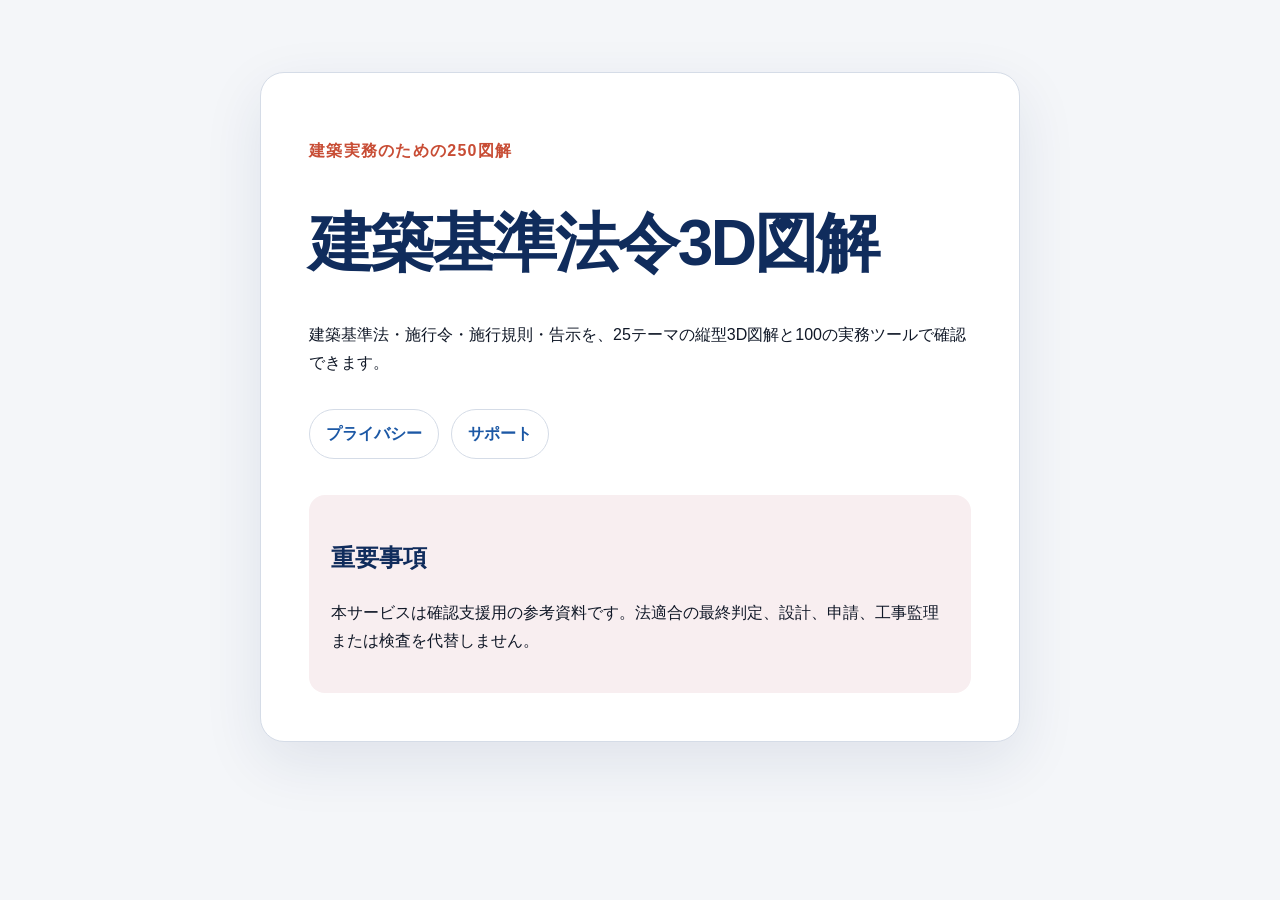
<file: Docs/index.html>
<!doctype html>
<html lang="ja"><head><meta charset="utf-8"><meta name="viewport" content="width=device-width,initial-scale=1"><title>建築基準法令3D図解</title><link rel="stylesheet" href="style.css"></head>
<body><main><p class="eyebrow">建築実務のための250図解</p><h1>建築基準法令3D図解</h1><p>建築基準法・施行令・施行規則・告示を、25テーマの縦型3D図解と100の実務ツールで確認できます。</p><nav><a href="privacy.html">プライバシー</a><a href="support.html">サポート</a></nav><section><h2>重要事項</h2><p>本サービスは確認支援用の参考資料です。法適合の最終判定、設計、申請、工事監理または検査を代替しません。</p></section></main></body></html>
</file>
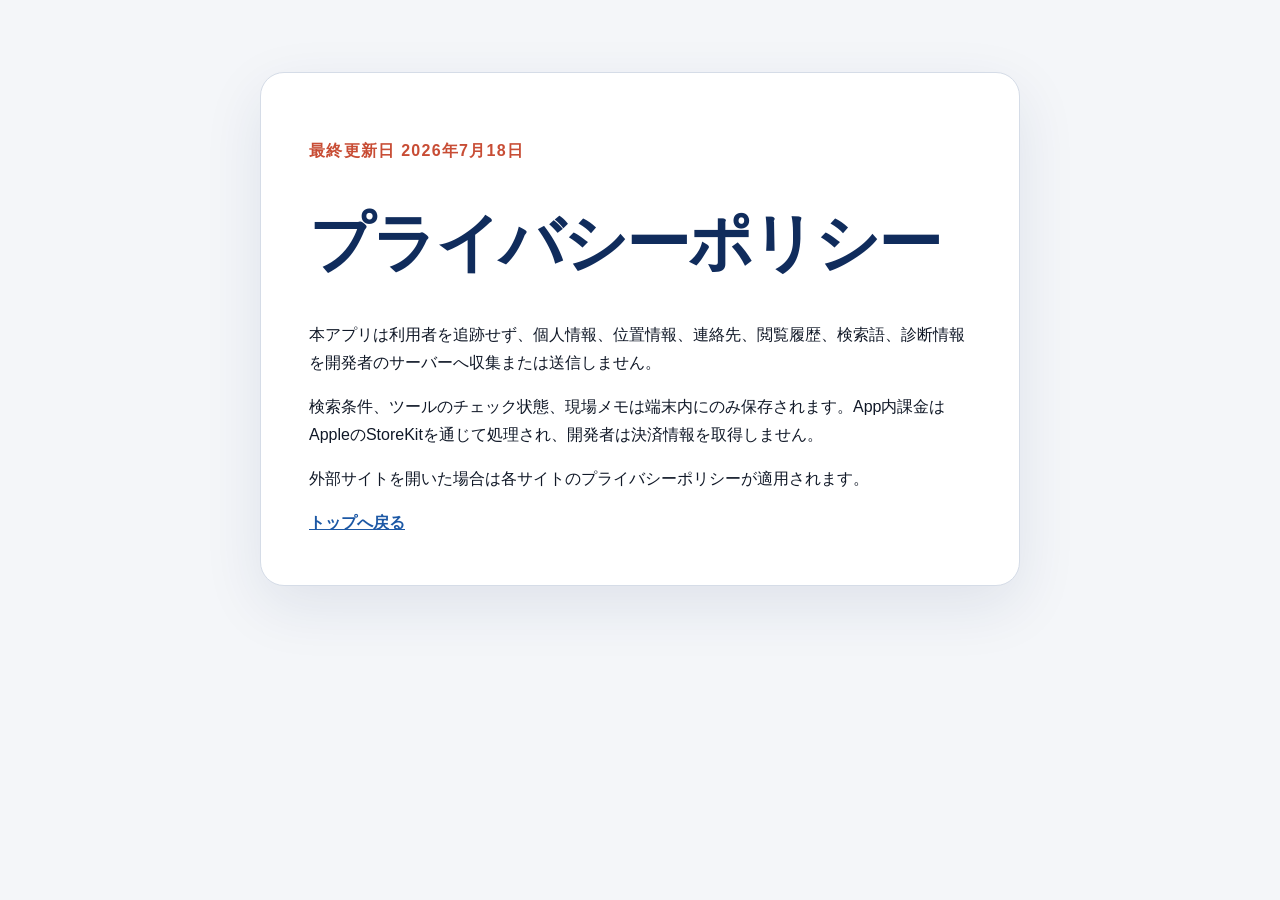
<file: Docs/privacy.html>
<!doctype html>
<html lang="ja"><head><meta charset="utf-8"><meta name="viewport" content="width=device-width,initial-scale=1"><title>プライバシー | 建築基準法令3D図解</title><link rel="stylesheet" href="style.css"></head>
<body><main><p class="eyebrow">最終更新日 2026年7月18日</p><h1>プライバシーポリシー</h1><p>本アプリは利用者を追跡せず、個人情報、位置情報、連絡先、閲覧履歴、検索語、診断情報を開発者のサーバーへ収集または送信しません。</p><p>検索条件、ツールのチェック状態、現場メモは端末内にのみ保存されます。App内課金はAppleのStoreKitを通じて処理され、開発者は決済情報を取得しません。</p><p>外部サイトを開いた場合は各サイトのプライバシーポリシーが適用されます。</p><a href="index.html">トップへ戻る</a></main></body></html>
</file>
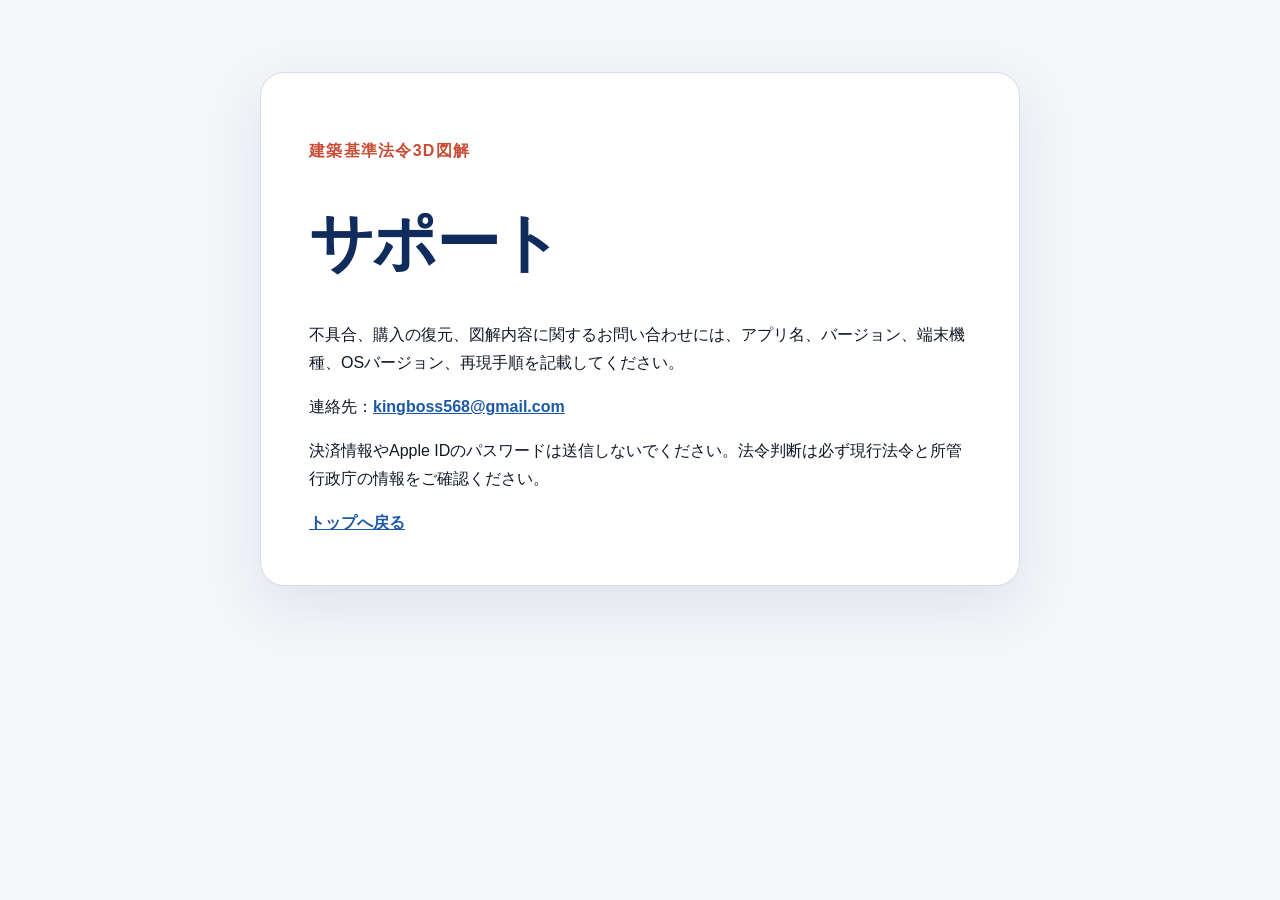
<file: Docs/support.html>
<!doctype html>
<html lang="ja"><head><meta charset="utf-8"><meta name="viewport" content="width=device-width,initial-scale=1"><title>サポート | 建築基準法令3D図解</title><link rel="stylesheet" href="style.css"></head>
<body><main><p class="eyebrow">建築基準法令3D図解</p><h1>サポート</h1><p>不具合、購入の復元、図解内容に関するお問い合わせには、アプリ名、バージョン、端末機種、OSバージョン、再現手順を記載してください。</p><p>連絡先：<a href="mailto:kingboss568@gmail.com?subject=建築基準法令3D図解サポート">kingboss568@gmail.com</a></p><p>決済情報やApple IDのパスワードは送信しないでください。法令判断は必ず現行法令と所管行政庁の情報をご確認ください。</p><a href="index.html">トップへ戻る</a></main></body></html>
</file>
<file: Docs/style.css>
:root{color-scheme:light;--ink:#101827;--navy:#102c5c;--blue:#1c58a5;--red:#c84d35;--paper:#f4f6f9;--line:#d5dce7}*{box-sizing:border-box}body{margin:0;background:var(--paper);color:var(--ink);font-family:-apple-system,BlinkMacSystemFont,"Hiragino Sans","Yu Gothic",sans-serif;line-height:1.75}main{max-width:760px;margin:8vh auto;padding:48px;background:#fff;border:1px solid var(--line);border-radius:24px;box-shadow:0 20px 60px #102c5c18}h1{font-size:clamp(2rem,7vw,4rem);line-height:1.1;color:var(--navy);letter-spacing:-.04em}h2{color:var(--navy)}.eyebrow{color:var(--red);font-weight:800;letter-spacing:.08em}nav{display:flex;gap:12px;margin:32px 0}a{color:var(--blue);font-weight:700}nav a{padding:10px 16px;border:1px solid var(--line);border-radius:999px;text-decoration:none}section{margin-top:36px;padding:22px;background:#f8eef0;border-radius:16px}@media(max-width:720px){main{margin:0;padding:28px 20px;border:0;border-radius:0;min-height:100vh}}
</file>
